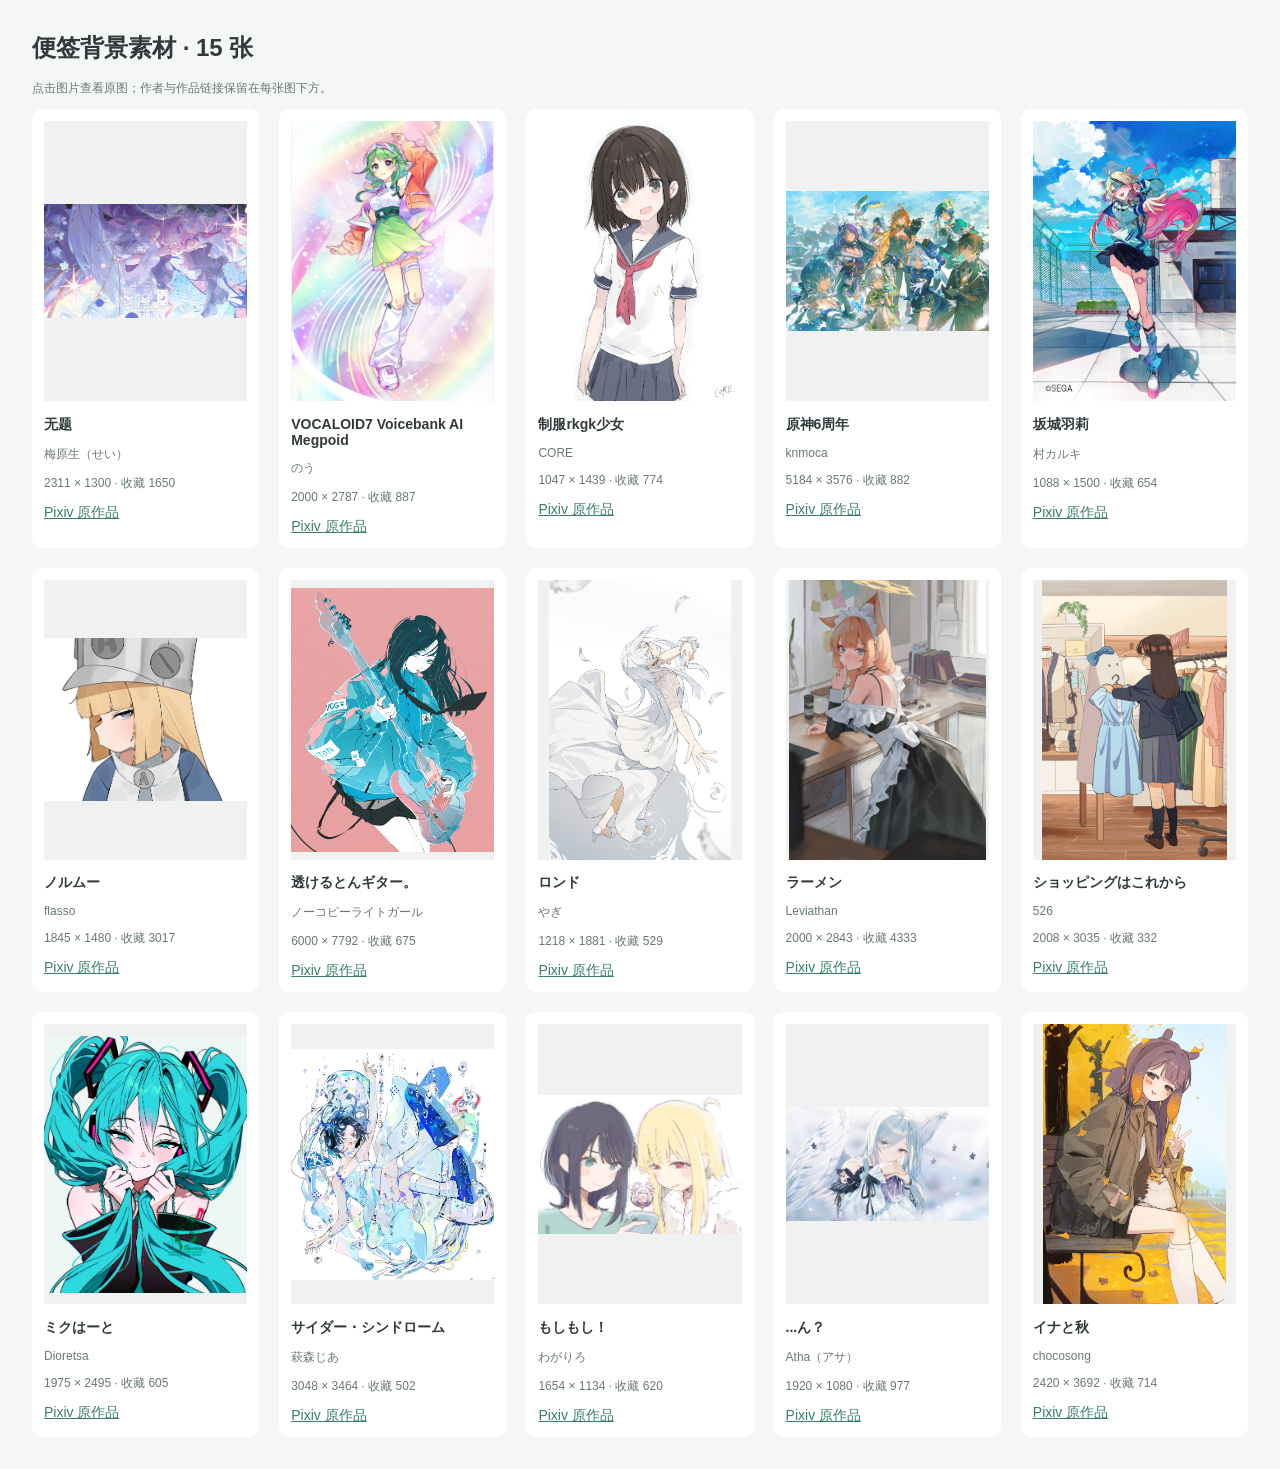
<file: background_asset/index.html>
<!doctype html><html lang='zh-CN'><meta charset='utf-8'><meta name='viewport' content='width=device-width,initial-scale=1'><title>便签背景素材</title><style>body{margin:32px;background:#f5f7f6;color:#303a3d;font:14px 'Microsoft YaHei UI',sans-serif}h1{font-size:24px}main{display:grid;grid-template-columns:repeat(auto-fit,minmax(220px,1fr));gap:20px}article{background:white;padding:12px;border-radius:10px}img{width:100%;height:280px;object-fit:contain;background:#f0f2f1}h2{font-size:14px}p{color:#687974;font-size:12px}a{color:#397e6b}</style><h1>便签背景素材 · 15 张</h1><p>点击图片查看原图；作者与作品链接保留在每张图下方。</p><main><article><a href='pixiv_150578980_p0.png'><img loading='lazy' src='pixiv_150578980_p0.png' alt='无题'></a><h2>无题</h2><p>梅原生（せい）</p><p>2311 × 1300 · 收藏 1650</p><a href='https://www.pixiv.net/artworks/150578980'>Pixiv 原作品</a></article>
<article><a href='pixiv_150637431_p0.jpg'><img loading='lazy' src='pixiv_150637431_p0.jpg' alt='VOCALOID7 Voicebank AI Megpoid'></a><h2>VOCALOID7 Voicebank AI Megpoid</h2><p>のう</p><p>2000 × 2787 · 收藏 887</p><a href='https://www.pixiv.net/artworks/150637431'>Pixiv 原作品</a></article>
<article><a href='pixiv_150615372_p0.png'><img loading='lazy' src='pixiv_150615372_p0.png' alt='制服rkgk少女'></a><h2>制服rkgk少女</h2><p>CORE</p><p>1047 × 1439 · 收藏 774</p><a href='https://www.pixiv.net/artworks/150615372'>Pixiv 原作品</a></article>
<article><a href='pixiv_150611740_background.jpg'><img loading='lazy' src='pixiv_150611740_background.jpg' alt='原神6周年'></a><h2>原神6周年</h2><p>knmoca</p><p>5184 × 3576 · 收藏 882</p><a href='https://www.pixiv.net/artworks/150611740'>Pixiv 原作品</a></article>
<article><a href='pixiv_150615098_p0.jpg'><img loading='lazy' src='pixiv_150615098_p0.jpg' alt='坂城羽莉'></a><h2>坂城羽莉</h2><p>村カルキ</p><p>1088 × 1500 · 收藏 654</p><a href='https://www.pixiv.net/artworks/150615098'>Pixiv 原作品</a></article>
<article><a href='pixiv_150582368_p0.png'><img loading='lazy' src='pixiv_150582368_p0.png' alt='ノルムー'></a><h2>ノルムー</h2><p>flasso</p><p>1845 × 1480 · 收藏 3017</p><a href='https://www.pixiv.net/artworks/150582368'>Pixiv 原作品</a></article>
<article><a href='pixiv_150640069_p0.jpg'><img loading='lazy' src='pixiv_150640069_p0.jpg' alt='透けるとんギター。'></a><h2>透けるとんギター。</h2><p>ノーコピーライトガール</p><p>6000 × 7792 · 收藏 675</p><a href='https://www.pixiv.net/artworks/150640069'>Pixiv 原作品</a></article>
<article><a href='pixiv_150604554_p0.jpg'><img loading='lazy' src='pixiv_150604554_p0.jpg' alt='ロンド'></a><h2>ロンド</h2><p>やぎ</p><p>1218 × 1881 · 收藏 529</p><a href='https://www.pixiv.net/artworks/150604554'>Pixiv 原作品</a></article>
<article><a href='pixiv_150578961_p0.jpg'><img loading='lazy' src='pixiv_150578961_p0.jpg' alt='ラーメン'></a><h2>ラーメン</h2><p>Leviathan</p><p>2000 × 2843 · 收藏 4333</p><a href='https://www.pixiv.net/artworks/150578961'>Pixiv 原作品</a></article>
<article><a href='pixiv_150605454_p0.png'><img loading='lazy' src='pixiv_150605454_p0.png' alt='ショッピングはこれから'></a><h2>ショッピングはこれから</h2><p>526</p><p>2008 × 3035 · 收藏 332</p><a href='https://www.pixiv.net/artworks/150605454'>Pixiv 原作品</a></article>
<article><a href='pixiv_150606424_p0.jpg'><img loading='lazy' src='pixiv_150606424_p0.jpg' alt='ミクはーと'></a><h2>ミクはーと</h2><p>Dioretsa</p><p>1975 × 2495 · 收藏 605</p><a href='https://www.pixiv.net/artworks/150606424'>Pixiv 原作品</a></article>
<article><a href='pixiv_150650618_p0.jpg'><img loading='lazy' src='pixiv_150650618_p0.jpg' alt='サイダー・シンドローム'></a><h2>サイダー・シンドローム</h2><p>萩森じあ</p><p>3048 × 3464 · 收藏 502</p><a href='https://www.pixiv.net/artworks/150650618'>Pixiv 原作品</a></article>
<article><a href='pixiv_150588721_p0.png'><img loading='lazy' src='pixiv_150588721_p0.png' alt='もしもし！'></a><h2>もしもし！</h2><p>わがりろ</p><p>1654 × 1134 · 收藏 620</p><a href='https://www.pixiv.net/artworks/150588721'>Pixiv 原作品</a></article>
<article><a href='pixiv_150579022_p0.png'><img loading='lazy' src='pixiv_150579022_p0.png' alt='...ん？'></a><h2>...ん？</h2><p>Atha（アサ）</p><p>1920 × 1080 · 收藏 977</p><a href='https://www.pixiv.net/artworks/150579022'>Pixiv 原作品</a></article>
<article><a href='pixiv_150579032_p0.jpg'><img loading='lazy' src='pixiv_150579032_p0.jpg' alt='イナと秋'></a><h2>イナと秋</h2><p>chocosong</p><p>2420 × 3692 · 收藏 714</p><a href='https://www.pixiv.net/artworks/150579032'>Pixiv 原作品</a></article></main></html>
</file>
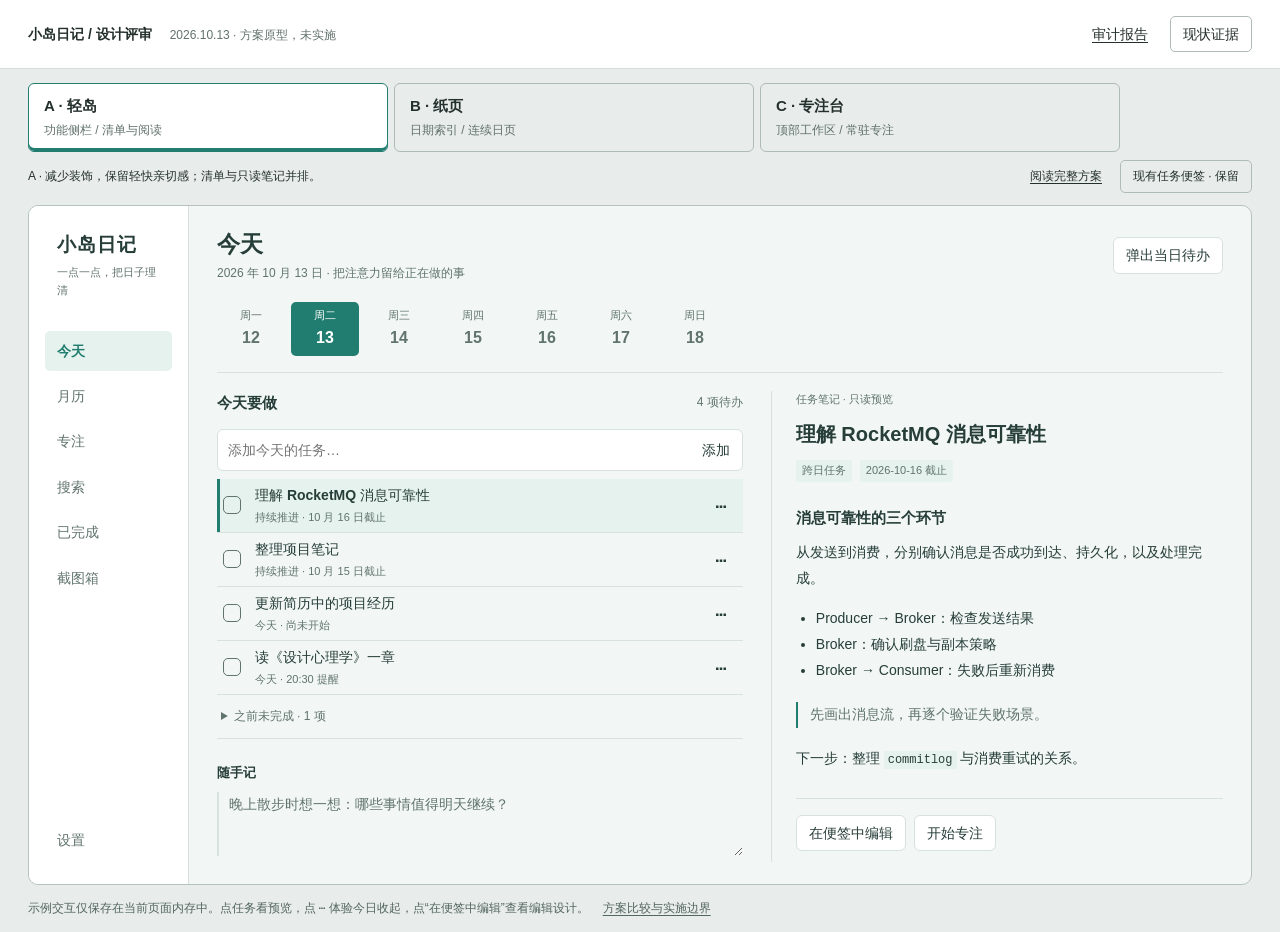
<file: docs/ui-redesign/index.html>
<!doctype html>
<html lang="zh-CN">
<head><meta charset="utf-8"><meta name="viewport" content="width=device-width,initial-scale=1"><title>小岛日记 · UI 设计评审</title><link rel="stylesheet" href="review.css"></head>
<body>
 <header class="review-head"><div><strong>小岛日记 / 设计评审</strong><span>2026.10.13 · 方案原型，未实施</span></div><a href="00-current-audit.md">审计报告</a><button id="evidence-toggle">现状证据</button></header>
 <section class="direction-picker" aria-label="设计方向"><button data-direction="a"><b>A · 轻岛</b><span>功能侧栏 / 清单与阅读</span></button><button data-direction="b"><b>B · 纸页</b><span>日期索引 / 连续日页</span></button><button data-direction="c"><b>C · 专注台</b><span>顶部工作区 / 常驻专注</span></button></section>
 <div class="review-caption"><p id="concept-summary"></p><a id="spec-link">阅读完整方案</a><button id="sticky-demo">现有任务便签 · 保留</button></div>
 <main id="app" aria-label="方案交互原型"></main>
 <section id="evidence" hidden><header><h1>当前版本的控件渲染</h1><p>来自当前 WPF 源码与独立示例数据。这里是截图画廊，不是浏览器中的原生软件。以下图片均非重设计效果。</p></header><div id="evidence-grid"></div><p>主窗口预览工具未注入专注服务，因此部分图中没有专注导航；独立专注图与便签编辑器图使用对应真实控件。详见来源清单与审计报告。</p><a href="evidence/manifest.json">查看来源清单</a></section>
 <div id="toast" role="status" aria-live="polite" hidden></div>
 <footer class="review-footer">示例交互仅保存在当前页面内存中。点任务看预览，点 ⋯ 体验今日收起，点“在便签中编辑”查看编辑设计。<a href="04-comparison-and-architecture.md">方案比较与实施边界</a></footer>
 <script src="review.js"></script>
</body></html>
</file>
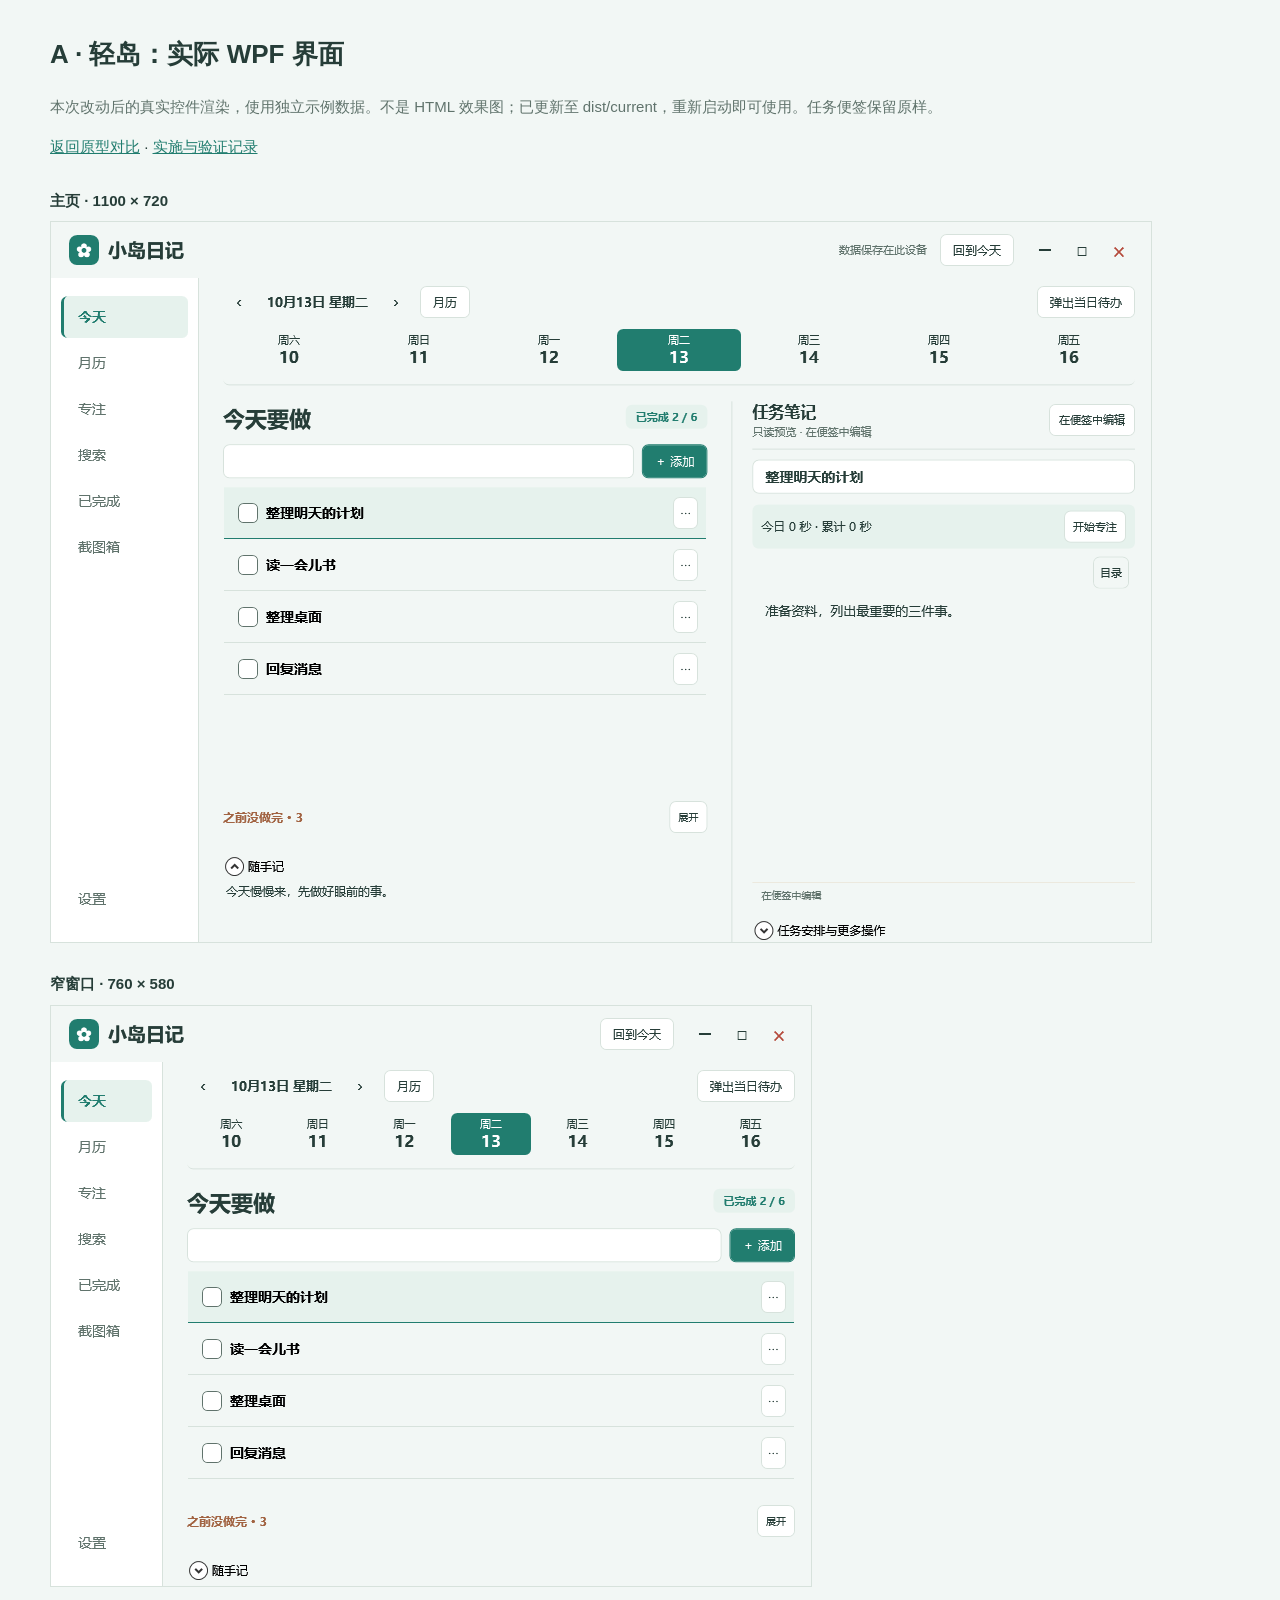
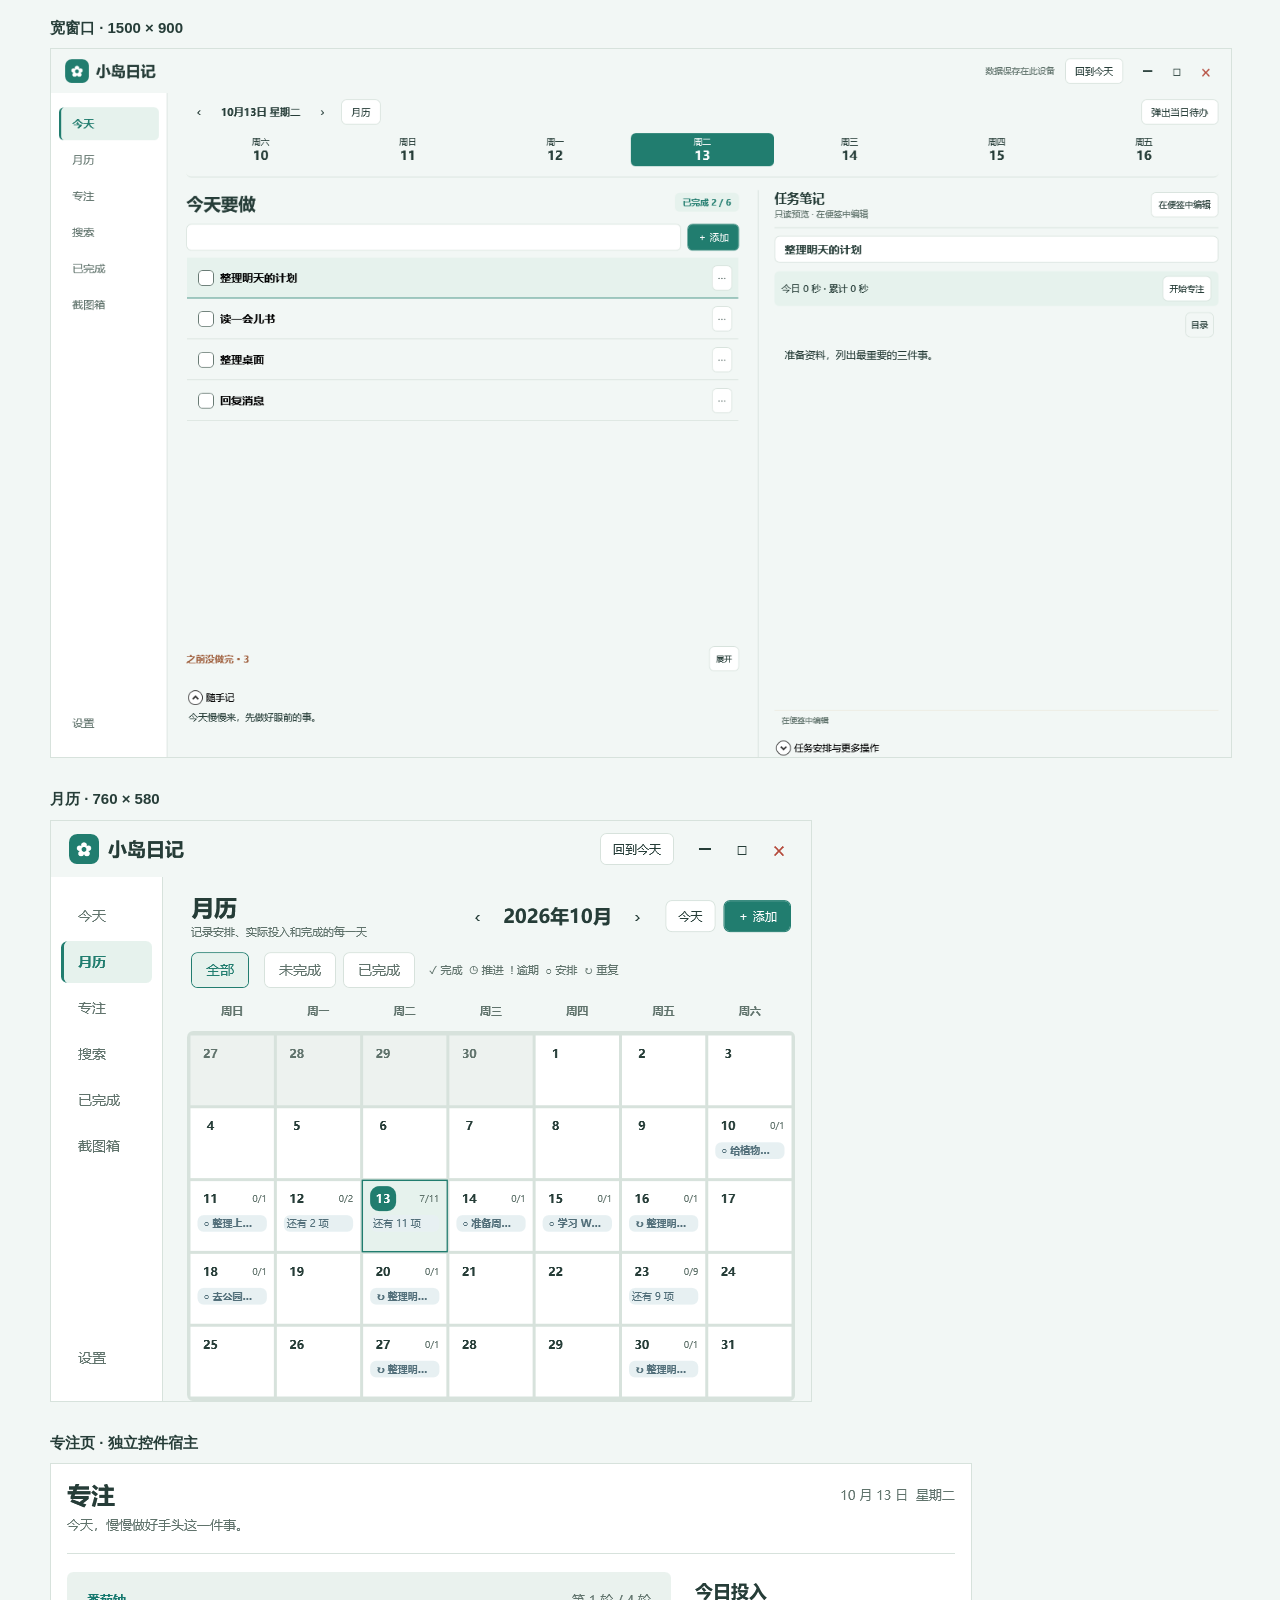
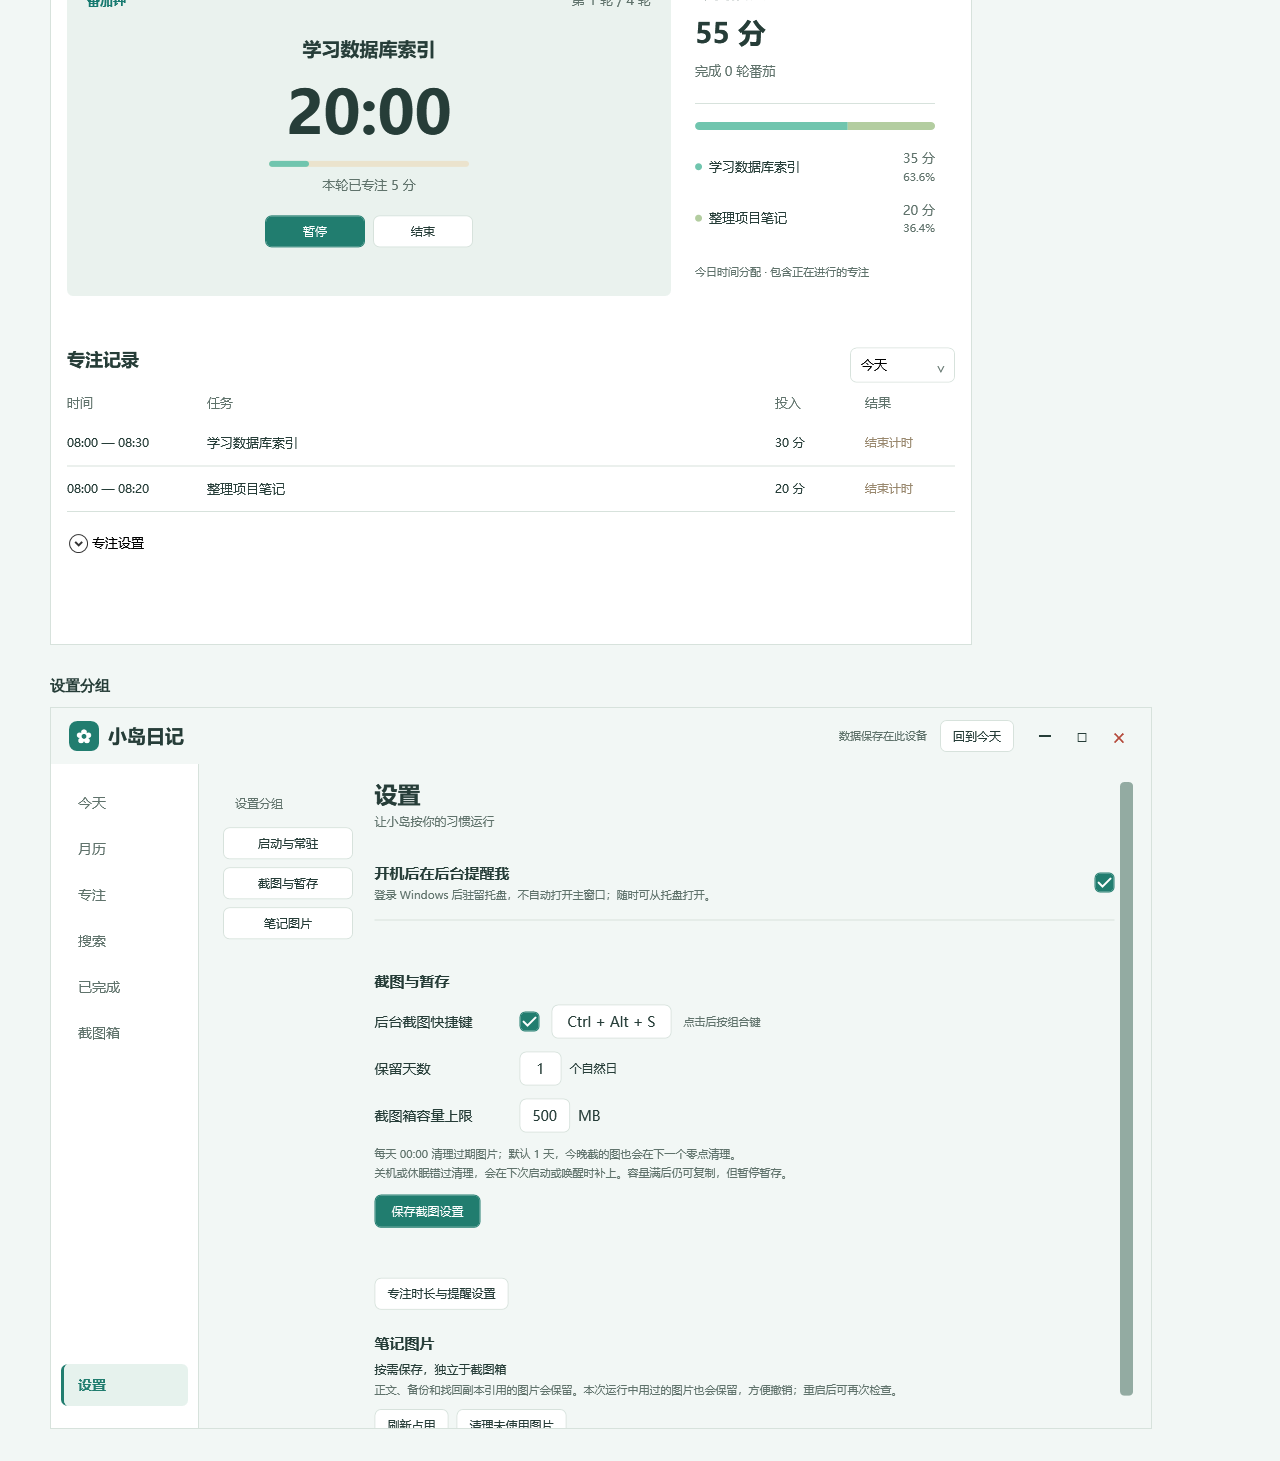
<file: docs/ui-redesign/implemented.html>
<!doctype html><html lang="zh-CN"><meta charset="utf-8"><meta name="viewport" content="width=device-width,initial-scale=1"><title>轻岛 · 实际界面</title><style>body{font:15px/1.7 "Microsoft YaHei UI",sans-serif;background:#f2f7f5;color:#263d38;margin:32px auto;max-width:1180px;padding:0 20px}h1{font-size:26px}p{color:#60736c}a{color:#217d6f}figure{margin:28px 0}img{display:block;max-width:100%;height:auto;border:1px solid #d7e2dc}figcaption{margin:8px 0;font-weight:600}</style><h1>A · 轻岛：实际 WPF 界面</h1><p>本次改动后的真实控件渲染，使用独立示例数据。不是 HTML 效果图；已更新至 dist/current，重新启动即可使用。任务便签保留原样。</p><a href="index.html">返回原型对比</a> · <a href="05-implementation.md">实施与验证记录</a><figure><figcaption>主页 · 1100 × 720</figcaption><img src="implemented/home.png" alt="主页 · 1100 × 720"></figure><figure><figcaption>窄窗口 · 760 × 580</figcaption><img src="implemented/home-compact.png" alt="窄窗口 · 760 × 580"></figure><figure><figcaption>宽窗口 · 1500 × 900</figcaption><img src="implemented/home-wide.png" alt="宽窗口 · 1500 × 900"></figure><figure><figcaption>月历 · 760 × 580</figcaption><img src="implemented/calendar.png" alt="月历 · 760 × 580"></figure><figure><figcaption>专注页 · 独立控件宿主</figcaption><img src="implemented/focus.png" alt="专注页 · 独立控件宿主"></figure><figure><figcaption>设置分组</figcaption><img src="implemented/settings.png" alt="设置分组"></figure></html>
</file>
<file: docs/ui-redesign/review.css>
*{box-sizing:border-box}body{margin:0;background:#e8eceb;color:#24302d;font:14px/1.6 "Segoe UI Variable","Segoe UI","Microsoft YaHei UI",sans-serif}button,input,select,textarea{font:inherit}button,a,input,select,textarea,[contenteditable]{outline-offset:3px}button:focus-visible,a:focus-visible,input:focus-visible,select:focus-visible,textarea:focus-visible,[contenteditable]:focus-visible{outline:2px solid var(--accent,#217d6f)}button{cursor:pointer}button:disabled{cursor:default;opacity:.55}a{color:inherit;text-underline-offset:3px}button{color:inherit}button:active:not(:disabled){transform:translateY(1px)}[hidden]{display:none!important}.review-head{display:flex;align-items:center;gap:22px;padding:16px 28px;background:#fff;border-bottom:1px solid #d5ddda}.review-head>div{margin-right:auto}.review-head strong{font-weight:650}.review-head span{margin-left:18px;font-size:12px;color:#61716c}.review-head button,.review-caption button{background:transparent;border:1px solid #aebbb6;border-radius:5px;padding:6px 12px}.direction-picker{display:flex;gap:6px;padding:14px 28px 0}.direction-picker button{flex:1;text-align:left;padding:10px 15px;background:transparent;border:1px solid #aebbb6;border-radius:6px;max-width:360px}.direction-picker button[aria-pressed=true]{background:#fff;border-color:#217d6f;box-shadow:inset 0 -3px #217d6f}.direction-picker b{font-size:15px;display:block}.direction-picker span{font-size:12px;color:#61716c}.review-caption{display:flex;align-items:center;gap:18px;padding:8px 28px 12px;font-size:12px}.review-caption p{margin:0;margin-right:auto}.review-caption a{white-space:nowrap}.review-footer{font-size:12px;padding:14px 28px;color:#53665e}.review-footer a{margin-left:14px}#app{margin:0 28px;min-height:670px;border:1px solid #b6c3bd;border-radius:10px;overflow:hidden;position:relative;--bg:#f2f7f5;--surface:#fff;--ink:#263d38;--muted:#60736c;--accent:#217d6f;--selected:#e6f2ed;--line:#d7e2dc;--warn:#b54a3b;background:var(--bg);color:var(--ink)}.shell{display:grid;grid-template-columns:160px minmax(0,1fr);min-height:670px}.nav{background:var(--surface);padding:24px 16px;border-right:1px solid var(--line);display:flex;flex-direction:column;gap:5px}.brand{font-size:19px;font-weight:700;letter-spacing:1px;margin:0 12px 26px}.brand small{font-size:11px;display:block;letter-spacing:0;font-weight:400;color:var(--muted);margin-top:4px}.nav button,.top-nav button{background:transparent;border:0;text-align:left;padding:9px 12px;border-radius:5px;color:var(--muted)}.nav button[aria-current=page],.top-nav button[aria-current=page]{color:var(--accent);background:var(--selected);font-weight:650}.nav .settings-nav{margin-top:auto}.workspace{min-width:0;padding:22px 28px}.page-head{display:flex;align-items:center;gap:12px;margin-bottom:19px}.page-head h1{font-size:23px;letter-spacing:-.4px;margin:0;line-height:1.4}.page-head p{font-size:12px;color:var(--muted);margin:4px 0 0}.page-head>div:first-child{margin-right:auto}.button{border:1px solid var(--line);background:var(--surface);color:var(--ink);padding:6px 12px;border-radius:6px;min-height:34px}.button.primary{background:var(--accent);color:white;border-color:var(--accent)}.button.quiet{background:transparent;border-color:transparent;padding:4px 7px}.button.danger{color:var(--warn)}.date-strip{display:flex;gap:6px;border-bottom:1px solid var(--line);padding-bottom:16px;margin-bottom:18px}.date-strip button{border:0;border-radius:5px;background:transparent;flex:1;max-width:68px;color:var(--muted);padding:5px}.date-strip button.active{background:var(--accent);color:white}.date-strip small{font-size:11px;display:block}.date-strip strong{font-size:16px;font-weight:600}.home-grid{display:grid;grid-template-columns:minmax(260px,1fr) minmax(280px,.86fr);gap:28px}.task-section{min-width:0}.section-head{display:flex;align-items:center;gap:10px;margin-bottom:14px}.section-head h2{font-size:15px;margin:0}.section-head span{font-size:12px;color:var(--muted);margin-left:auto}.add-task{display:flex;gap:6px;align-items:center;border:1px solid var(--line);border-radius:6px;padding:3px 4px 3px 10px;background:var(--surface);margin-bottom:8px}.add-task input{background:transparent;color:var(--ink);border:0;min-width:0;flex:1;padding:6px 0}.task-row{display:grid;grid-template-columns:24px minmax(0,1fr) 32px;align-items:center;gap:8px;min-height:54px;border-bottom:1px solid var(--line);padding:7px 6px;position:relative}.task-row.selected{background:var(--selected);box-shadow:inset 3px 0 var(--accent)}.task-row input[type=checkbox]{appearance:none;width:18px;height:18px;border:1.5px solid var(--muted);border-radius:5px;background:transparent;cursor:pointer;margin:0}.task-row input:checked{background:var(--accent)}.task-title{border:0;background:transparent;text-align:left;padding:0;min-width:0;line-height:1.4}.task-title strong{font-size:14px;font-weight:550;display:block;overflow:hidden;text-overflow:ellipsis;white-space:nowrap}.task-title small{font-size:11px;color:var(--muted);display:block;margin-top:4px}.task-row .more{border:0;background:transparent;font-size:20px;height:32px;border-radius:4px}.row-menu{position:absolute;right:6px;top:42px;z-index:5;padding:5px;background:var(--surface);border:1px solid var(--line);box-shadow:0 5px 18px #0002;border-radius:6px;min-width:156px}.row-menu button{display:block;width:100%;border:0;background:transparent;text-align:left;padding:8px}.row-menu button:hover{background:var(--selected)}.shelved,.backlog{border-bottom:1px solid var(--line);padding:12px 4px}.shelved summary,.backlog summary{cursor:pointer;font-size:12px;color:var(--muted)}.closed-row{display:flex;align-items:center;gap:10px;margin-top:9px}.closed-row span{flex:1;overflow:hidden;text-overflow:ellipsis;white-space:nowrap;font-size:12px}.memo{margin-top:24px}.memo h2{font-size:13px;font-weight:600;margin:0 0 8px}.memo textarea{resize:vertical;min-height:64px;width:100%;border:0;border-left:2px solid var(--line);padding:0 10px;background:transparent;color:var(--muted);line-height:1.8}.reading{min-width:0;border-left:1px solid var(--line);padding-left:24px}.eyebrow{font-size:11px;color:var(--muted)}.reading h2{font-size:20px;line-height:1.4;margin:12px 0}.properties{display:flex;gap:8px;flex-wrap:wrap;color:var(--muted);font-size:11px;margin-bottom:22px}.properties span{padding:2px 6px;background:var(--selected);border-radius:3px}.note-copy{font-size:14px;line-height:1.85;max-width:62ch}.note-copy h3{font-size:15px;margin:20px 0 8px}.note-copy p{margin:9px 0}.note-copy ul{padding-left:20px}.note-copy blockquote{border-left:2px solid var(--accent);padding-left:12px;margin:18px 0;color:var(--muted)}.note-copy code{font-family:Consolas,monospace;font-size:12px;background:var(--selected);padding:2px 4px}.reading-footer{border-top:1px solid var(--line);padding-top:16px;margin-top:26px;display:flex;gap:8px;flex-wrap:wrap}.top-nav{display:flex;align-items:center;gap:5px;padding:12px 24px;border-bottom:1px solid var(--line);background:var(--surface);grid-column:1/-1}.top-nav .brand{margin:0 auto 0 0;font-size:16px}.date-index{padding:28px 18px;border-right:1px solid var(--line)}.date-index h2{font:23px Georgia,serif;margin:0 12px 22px}.date-index button{border:0;background:transparent;display:flex;justify-content:space-between;gap:12px;width:100%;text-align:left;padding:11px 12px;color:var(--muted);border-radius:3px}.date-index button.active{background:var(--selected);color:var(--ink);font-weight:650}.date-index small{font-size:11px}.date-index .month-label{font-size:12px;margin:20px 12px 10px;color:var(--muted)}.journal-title{display:flex;align-items:center;gap:16px}.journal-title .date-number{font:52px/1 Georgia,serif}.journal-title h1{font-size:21px}.journal-rule{border:0;border-top:1px solid var(--line);margin:20px 0}.journal-reading{margin-top:26px;padding:20px 0;border-top:1px solid var(--line)}.journal-reading .reading{padding-left:0;border-left:0}.journal-reading .note-copy{max-width:none}.work-header{display:flex;align-items:center;gap:12px;border-bottom:1px solid var(--line);padding:11px 22px}.work-header span{font-size:12px;color:var(--muted);margin-right:auto}.command-grid{display:grid;grid-template-columns:minmax(240px,.75fr) minmax(280px,1fr) 200px;gap:0}.command-grid>.task-section{padding:22px 20px;border-right:1px solid var(--line)}.command-grid>.reading{padding:22px 25px;border-left:0}.focus-dock{padding:25px 18px;border-left:1px solid var(--line);background:var(--surface)}.focus-dock h3{font-size:13px;margin:12px 0}.focus-dock .clock{font:40px/1.3 Consolas,monospace;margin:12px 0}.focus-dock p{font-size:12px;color:var(--muted)}.focus-dock .button{font-size:12px;padding:5px 9px}.focus-dock .dock-stats{margin-top:32px;border-top:1px solid var(--line);padding-top:16px}.page-tabs{display:flex;gap:5px;margin-bottom:18px}.page-tabs button{border:0;background:transparent;padding:7px 12px;border-bottom:2px solid transparent;color:var(--muted)}.page-tabs .active{border-color:var(--accent);color:var(--ink)}.calendar-layout{display:grid;grid-template-columns:minmax(0,1fr) 235px;gap:22px}.month-grid{display:grid;grid-template-columns:repeat(7,minmax(0,1fr));border-top:1px solid var(--line);border-left:1px solid var(--line)}.weekday{text-align:center;font-size:11px;padding:6px;border-right:1px solid var(--line);border-bottom:1px solid var(--line);color:var(--muted)}.day{min-height:76px;padding:5px;background:transparent;border:0;border-right:1px solid var(--line);border-bottom:1px solid var(--line);text-align:left;font-size:11px;min-width:0}.day.selected-day{background:var(--selected);box-shadow:inset 0 0 0 2px var(--accent)}.day span{display:block;font-size:12px;margin-bottom:4px}.day em{display:block;overflow:hidden;white-space:nowrap;text-overflow:ellipsis;font-style:normal;font-size:10px;color:var(--muted)}.day .done-state{color:var(--accent)}.calendar-list{border-left:1px solid var(--line);padding-left:18px}.calendar-list h2{font-size:16px}.calendar-list p{font-size:12px;color:var(--muted)}.calendar-list article{padding:13px 0;border-bottom:1px solid var(--line);font-size:13px}.calendar-list article small{display:block;color:var(--muted);font-size:11px;margin-top:4px}.focus-layout{display:grid;grid-template-columns:1fr 260px;gap:40px;margin:28px 0}.timer-main{padding:25px 10px;text-align:center}.timer-main h2{font-size:18px}.timer-main .clock{font:64px/1.4 Consolas,monospace;margin:10px}.timer-main p{color:var(--muted);font-size:12px}.timer-main progress{width:180px;height:5px;appearance:none;border:0;background:var(--line);display:block;margin:0 auto 18px;accent-color:var(--accent)}progress::-webkit-progress-bar{background:var(--line)}progress::-webkit-progress-value{background:var(--accent)}.timer-main .button{margin:10px 3px}.focus-stats{padding:24px 0;border-left:1px solid var(--line);padding-left:24px}.focus-stats h2{font-size:14px}.focus-stats>strong{font-size:25px}.stat-row{display:flex;justify-content:space-between;gap:10px;font-size:12px;padding:14px 0;border-bottom:1px solid var(--line)}.focus-stats small{color:var(--muted)}.data-table{width:100%;border-collapse:collapse;text-align:left;font-size:12px}.data-table th{font-weight:400;color:var(--muted)}.data-table td,.data-table th{padding:12px 8px;border-bottom:1px solid var(--line)}.gallery{display:grid;grid-template-columns:repeat(3,minmax(0,1fr));gap:20px}.shot{padding:0;border:0;background:transparent;text-align:left;min-width:0}.shot-preview{display:block;background:var(--surface);border:1px solid var(--line);height:150px;padding:22px;font-size:12px;overflow:hidden}.shot-preview strong{display:block;margin-bottom:16px}.shot-preview i{display:block;width:85%;height:5px;background:var(--line);margin:9px 0}.shot-preview i:nth-child(3){width:60%}.shot-preview i:nth-child(4){width:75%}.shot>span:last-child{display:block;font-size:12px;padding-top:7px}.shot small{display:block;color:var(--muted);font-size:11px}.search-form{display:flex;gap:10px;margin:22px 0}.search-form input{background:var(--surface);border:1px solid var(--line);padding:9px 12px;border-radius:5px;color:var(--ink);width:min(580px,80%)}.search-result{display:block;width:100%;border:0;border-bottom:1px solid var(--line);background:transparent;text-align:left;padding:17px 0}.search-result b{font-size:15px;font-weight:600}.search-result small{display:block;color:var(--muted);margin-top:6px}.settings-grid{display:grid;grid-template-columns:140px minmax(0,580px);gap:32px}.settings-links{display:flex;flex-direction:column;gap:14px;font-size:12px;color:var(--muted)}.settings-form h2{font-size:15px;margin:0 0 14px}.setting{display:grid;grid-template-columns:150px 1fr;align-items:center;padding:12px 0;gap:20px;border-bottom:1px solid var(--line)}.setting input[type=number]{max-width:72px;padding:6px;border:1px solid var(--line);border-radius:4px;background:var(--surface);color:var(--ink)}.setting input[type=checkbox]{accent-color:var(--accent);width:18px;height:18px}.setting span{font-size:12px}.settings-form p{font-size:12px;color:var(--muted)}.settings-form>.button{margin:15px 0 26px}.done-row{display:flex;gap:20px;align-items:center;padding:15px 0;border-bottom:1px solid var(--line)}.done-row>div{margin-right:auto}.done-row strong{font-weight:500}.done-row small{display:block;color:var(--muted);font-size:11px}.empty{padding:36px 0;color:var(--muted);font-size:13px}.dialog-shade{position:absolute;inset:0;z-index:20;background:#152c2633;display:grid;place-items:center;padding:24px;overflow:auto}.sticky-demo{position:relative;width:410px;max-width:100%;min-height:470px;overflow:hidden;border:1px solid var(--line);border-radius:9px;box-shadow:0 14px 45px #11271d22;padding:14px 20px;isolation:isolate}.sticky-background{position:absolute;inset:0;z-index:-1;background-color:var(--surface);background-position:center;background-size:cover;opacity:.94}.sticky-head{display:flex;gap:10px;align-items:center;font-size:11px;color:var(--muted);margin-bottom:18px}.sticky-head span{margin-right:auto}.sticky-head button{border:0;background:transparent;padding:2px 5px;min-width:26px;min-height:28px}.sticky-head button.pinned{color:var(--accent);border-bottom:2px solid var(--accent)}.sticky-demo h2{font-size:20px;line-height:1.5;margin:0 0 8px}.sticky-focus{display:flex;align-items:center;gap:10px;color:var(--muted);font-size:11px;margin-bottom:15px}.sticky-focus span{margin-right:auto}.editor-tools{display:flex;gap:5px;border-bottom:1px solid var(--line);padding:4px 0 8px;font-size:13px}.editor-tools span{padding:2px 5px}.editor-tools button{background:transparent;border:0;padding:2px 7px}.editor-body{min-height:225px;line-height:1.85;font-size:14px;overflow-wrap:anywhere;padding-top:4px}.editor-body h3{font-size:16px;margin:16px 0 8px}.editor-body ul{padding-left:20px}.save-state{border-top:1px solid var(--line);padding-top:10px;font-size:10px;color:var(--muted)}.appearance-panel{background:var(--surface);border:1px solid var(--line);padding:12px;margin-bottom:12px;font-size:11px}.appearance-panel label{display:block}.appearance-panel input[type=range]{display:block;width:100%;accent-color:var(--accent)}.appearance-panel input[type=file]{width:100%;font-size:11px;margin-top:7px}.simple-dialog{background:var(--surface);padding:24px;border-radius:9px;width:390px;max-width:100%;border:1px solid var(--line)}.simple-dialog h2{margin:0 0 15px;font-size:20px}.simple-dialog label{display:block;margin:12px 0;font-size:13px}.simple-dialog input[type=date]{display:block;margin-top:6px;border:1px solid var(--line);background:var(--bg);color:var(--ink);padding:7px;border-radius:5px}.simple-dialog input[type=checkbox]{accent-color:var(--accent)}.simple-dialog p{font-size:12px;color:var(--muted)}.simple-dialog .dialog-actions{display:flex;justify-content:flex-end;gap:8px;margin-top:20px}#toast{position:fixed;bottom:26px;left:50%;transform:translateX(-50%);background:#243d35;color:#fff;padding:10px 18px;border-radius:6px;box-shadow:0 3px 20px #0002;z-index:50;font-size:13px;max-width:90vw}#toast button{border:0;background:transparent;color:#c9efe4;text-decoration:underline;margin-left:12px}#evidence{padding:16px 28px 28px;background:#f3f5f4}#evidence header{max-width:850px}#evidence h1{font-size:24px;margin-bottom:8px}#evidence p{font-size:13px;color:#53665e}#evidence-grid{display:grid;grid-template-columns:repeat(2,minmax(0,1fr));gap:26px}#evidence figure{margin:0;padding:14px;background:#fff;border:1px solid #d5ddda}#evidence img{max-width:100%;height:auto;display:block;max-height:550px;object-fit:contain;margin:auto}#evidence figcaption{font-size:12px;margin-top:12px;color:#53665e}.back-reading{display:none}
#app[data-theme=b]{--bg:#f7f5f0;--surface:#fffefa;--ink:#333632;--muted:#616759;--accent:#5f6e43;--selected:#eceee2;--line:#dedfd4;--warn:#9b453c;border-radius:4px}#app[data-theme=b] .shell{grid-template-columns:176px minmax(0,1fr);grid-template-rows:auto 1fr}#app[data-theme=b] .workspace{padding:28px 42px;background:var(--surface);max-width:1200px;width:100%;margin:0 auto}#app[data-theme=b] .home-grid{display:block;max-width:830px;margin:auto}#app[data-theme=b] .task-row{min-height:47px}#app[data-theme=b] .task-row.selected{background:transparent;box-shadow:none;border-left:2px solid var(--accent)}#app[data-theme=b] .task-title strong{font-weight:400}#app[data-theme=b] .button{border-radius:4px}#app[data-theme=b] .memo{margin-top:30px}#app[data-theme=b] .memo textarea{min-height:85px;line-height:2;background:transparent;font-size:15px;padding:0;border:0}#app[data-theme=b] .page-head h1,#app[data-theme=b] .memo h2{font-family:"Microsoft YaHei UI",sans-serif}#app[data-theme=b] .add-task{background:transparent;border:0;border-bottom:1px solid var(--line);border-radius:0}#app[data-theme=b] .reading h2{font-size:18px}#app[data-theme=b] .reading-footer{border:0;margin-top:12px;padding-top:0}#app[data-theme=b] .reading .note-copy ul,#app[data-theme=b] .reading .note-copy blockquote{display:none}#app[data-theme=b] .focus-layout{display:block;max-width:700px;margin:auto}#app[data-theme=b] .focus-stats{border-left:0;border-top:1px solid var(--line);padding:15px 0;display:grid;grid-template-columns:1fr 1fr;gap:0 25px}#app[data-theme=b] .focus-stats>small{grid-column:1/-1}#app[data-theme=b] .timer-main{padding:8px 0}#app[data-theme=b] .gallery{grid-template-columns:repeat(2,minmax(0,1fr))}
#app[data-theme=c]{--bg:#202936;--surface:#29343f;--ink:#e3ebec;--muted:#a6b5bc;--accent:#81bfb6;--selected:#344a52;--line:#42505c;--warn:#f0a998;border-color:#465462;border-radius:5px}#app[data-theme=c] .shell{display:block}#app[data-theme=c] .top-nav{padding:10px 20px}#app[data-theme=c] .top-nav button{border-radius:3px;padding:6px 10px}#app[data-theme=c] .workspace{padding:0}#app[data-theme=c] .workspace>section{padding:24px}#app[data-theme=c] .workspace>.command-grid{padding:0}#app[data-theme=c] .button{border-radius:4px}#app[data-theme=c] .button.primary{color:#202936}#app[data-theme=c] .task-row{min-height:47px}#app[data-theme=c] .task-title strong{font-weight:400}#app[data-theme=c] .task-row input[type=checkbox]{border-radius:3px}#app[data-theme=c] .memo{margin-top:26px}#app[data-theme=c] .gallery{grid-template-columns:repeat(4,minmax(0,1fr))}#app[data-theme=c] .shot-preview{height:120px;padding:16px}#app[data-theme=c] .reading h2{font-size:19px}#app[data-theme=c] .sticky-demo{box-shadow:0 16px 40px #0006}#app[data-theme=c] .dialog-shade{background:#0b101788}#app[data-theme=c] .simple-dialog input{color-scheme:dark}
@media(max-width:1100px){.home-grid{grid-template-columns:minmax(0,1fr)}.home-grid>.reading{display:none}.home-grid.reading-open>.reading{display:block;border:0;padding:0}.home-grid.reading-open>.task-section{display:none}.back-reading{display:inline-block}.command-grid{grid-template-columns:270px minmax(0,1fr)}.focus-dock{grid-column:1/-1;border-left:0;border-top:1px solid var(--line);padding:8px 20px;display:flex;align-items:center;gap:14px}.focus-dock .eyebrow,.focus-dock p,.focus-dock .dock-stats{display:none}.focus-dock h3{margin:0 auto 0 0}.focus-dock .clock{font-size:24px;margin:0}.focus-dock .dock-controls{white-space:nowrap}.calendar-layout{grid-template-columns:minmax(0,1fr)}.calendar-list{border-left:0;border-top:1px solid var(--line);padding:10px 0}.calendar-list article{display:inline-block;width:48%;vertical-align:top;margin-right:1%;font-size:12px}.gallery{grid-template-columns:repeat(2,minmax(0,1fr))}#app[data-theme=c] .gallery{grid-template-columns:repeat(3,minmax(0,1fr))}#app[data-theme=b] .shell{grid-template-columns:minmax(0,1fr)}#app[data-theme=b] .date-index{display:none}#app[data-theme=b] .workspace{padding:24px 30px}#app[data-theme=b] .home-grid.reading-open>.task-section{display:block}.focus-layout{gap:18px;grid-template-columns:minmax(0,1fr) 220px}}
@media(max-width:800px){.review-head{padding:12px 16px;gap:10px}.review-head span{display:none}.direction-picker{padding:12px 16px 0;gap:5px}.direction-picker button{padding:8px}.direction-picker span{display:none}.review-caption{padding:10px 16px;gap:10px;flex-wrap:wrap}.review-caption p{flex-basis:100%;font-size:11px}#app{margin:0 16px;min-height:650px}.shell{grid-template-columns:100px minmax(0,1fr)}.nav{padding:20px 8px}.brand{font-size:16px;margin:0 4px 20px;letter-spacing:0}.brand small{display:none}.nav button{padding:9px 10px;font-size:12px}.workspace{padding:20px}.page-head h1{font-size:21px}.page-head .button{font-size:11px;padding:6px 9px}.task-title strong{font-size:13px}.top-nav{padding:12px 15px;gap:2px;flex-wrap:wrap}.top-nav .brand{flex-basis:100%;margin-bottom:8px}.top-nav button{padding:5px 8px;font-size:12px}.settings-grid{grid-template-columns:minmax(0,1fr);gap:15px}.settings-links{flex-direction:row;flex-wrap:wrap}.setting{grid-template-columns:110px 1fr;gap:10px}.command-grid{grid-template-columns:minmax(0,1fr)}.command-grid>.reading{display:none}.command-grid.reading-open>.reading{display:block}.command-grid.reading-open>.task-section{display:none}.focus-dock{grid-column:auto;padding:8px 14px;gap:8px}.focus-dock h3{font-size:12px;max-width:140px;overflow:hidden;text-overflow:ellipsis;white-space:nowrap}.focus-dock .clock{font-size:21px}.focus-dock .button{font-size:11px;padding:4px 6px}.focus-layout{display:block}.focus-stats{border:0;border-top:1px solid var(--line);padding:10px 0}.timer-main{padding:0}.data-table td,.data-table th{padding:8px 4px;font-size:11px}.data-table td:last-child,.data-table th:last-child{display:none}.day{min-height:52px;padding:4px}.day em{display:none}.day span{font-size:11px}.calendar-list article{width:100%;margin:0}.review-footer{padding:14px 16px;font-size:11px}.review-footer a{display:block;margin:4px 0}#evidence{padding:16px}#evidence-grid{grid-template-columns:1fr}#app[data-theme=c] .gallery{grid-template-columns:repeat(2,minmax(0,1fr))}.dialog-shade{padding:12px}.sticky-demo{width:390px}.gallery{gap:14px}.shot-preview{height:120px;padding:12px}.day .count{display:block;font-size:9px}.page-head{flex-wrap:wrap}.page-head>div:first-child{flex-basis:100%}.work-header{flex-wrap:wrap;padding:10px 15px}.work-header span{flex-basis:100%}}
@media(prefers-reduced-motion:no-preference){button{transition:background-color .12s,color .12s,transform .08s}.row-menu{animation:reveal .12s ease-out}@keyframes reveal{from{opacity:.3;transform:translateY(-3px)}to{opacity:1;transform:none}}}
</file>
